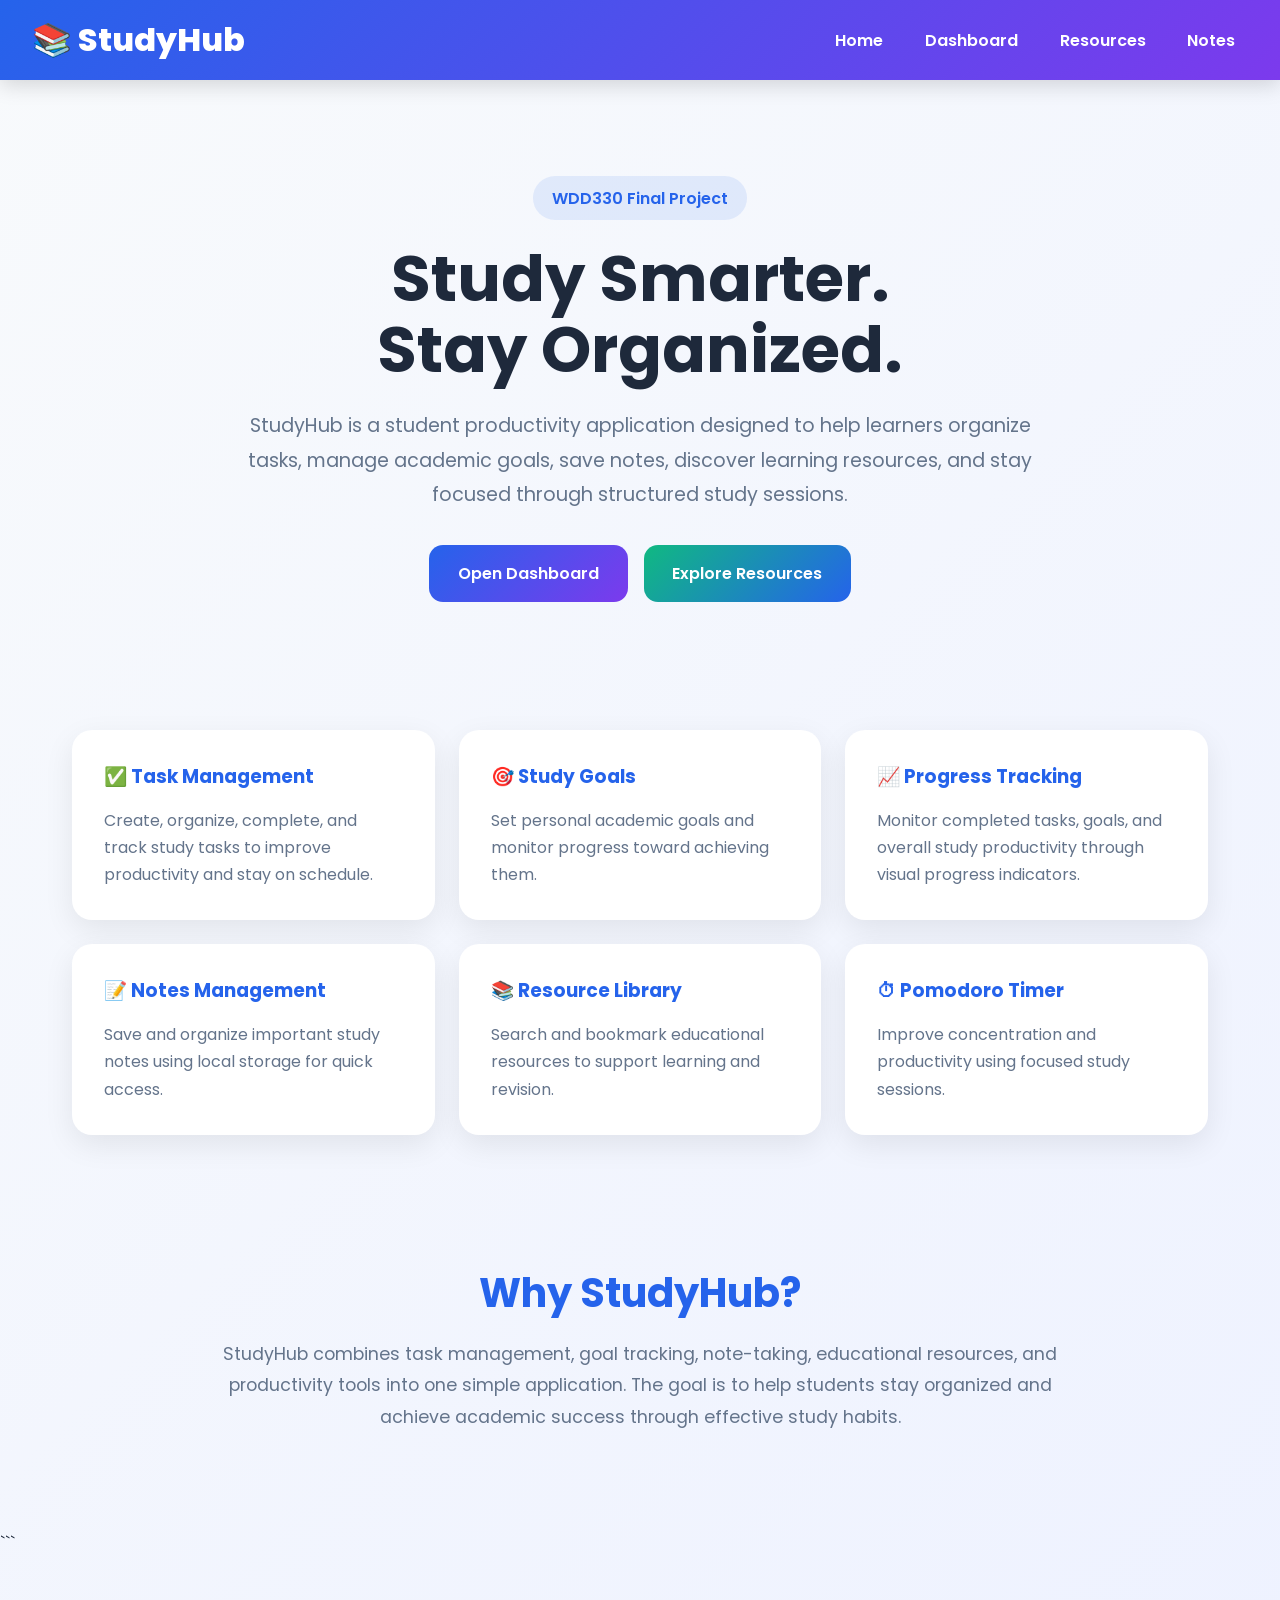
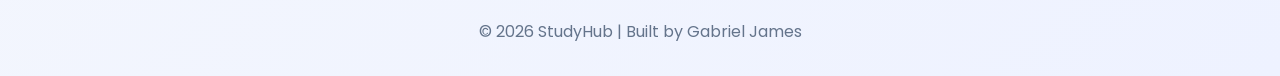
<file: index.html>
<!DOCTYPE html>

<html lang="en">
<head>
  <meta name="description"
content="StudyHub helps students manage tasks, goals, notes, resources, and productivity.">
  <meta charset="UTF-8">
  <meta name="viewport" content="width=device-width, initial-scale=1.0">
  <title>StudyHub | Home</title>
  <link rel="stylesheet" href="css/styles.css">
</head>
<body>

  <header class="site-header">
    <h1>📚 StudyHub</h1>


<nav>
  <a href="index.html">Home</a>
  <a href="dashboard.html">Dashboard</a>
  <a href="resources.html">Resources</a>
  <a href="notes.html">Notes</a>
</nav>


  </header>

  <main>

<section class="hero">
  <div class="hero-content">

    <span class="badge">WDD330 Final Project</span>

    <h2>Study Smarter.<br>Stay Organized.</h2>

    <p>
      StudyHub is a student productivity application
      designed to help learners organize tasks, manage
      academic goals, save notes, discover learning
      resources, and stay focused through structured
      study sessions.
    </p>

    <div class="hero-buttons">
      <a href="dashboard.html" class="btn">
        Open Dashboard
      </a>

      <a href="resources.html" class="btn btn-secondary">
        Explore Resources
      </a>
    </div>

  </div>
</section>

<section class="features">

  <div class="feature-card">
    <h3>✅ Task Management</h3>
    <p>
      Create, organize, complete, and track study tasks
      to improve productivity and stay on schedule.
    </p>
  </div>

  <div class="feature-card">
    <h3>🎯 Study Goals</h3>
    <p>
      Set personal academic goals and monitor progress
      toward achieving them.
    </p>
  </div>

  <div class="feature-card">
    <h3>📈 Progress Tracking</h3>
    <p>
      Monitor completed tasks, goals, and overall study
      productivity through visual progress indicators.
    </p>
  </div>

  <div class="feature-card">
    <h3>📝 Notes Management</h3>
    <p>
      Save and organize important study notes using
      local storage for quick access.
    </p>
  </div>

  <div class="feature-card">
    <h3>📚 Resource Library</h3>
    <p>
      Search and bookmark educational resources to
      support learning and revision.
    </p>
  </div>

  <div class="feature-card">
    <h3>⏱ Pomodoro Timer</h3>
    <p>
      Improve concentration and productivity using
      focused study sessions.
    </p>
  </div>

</section>

<section class="about-section">

  <h2>Why StudyHub?</h2>

  <p>
    StudyHub combines task management, goal tracking,
    note-taking, educational resources, and productivity
    tools into one simple application. The goal is to
    help students stay organized and achieve academic
    success through effective study habits.
  </p>

</section>
```

  </main>

  <footer>
    <p>© 2026 StudyHub | Built by Gabriel James</p>
  </footer>

</body>
</html>
</file>
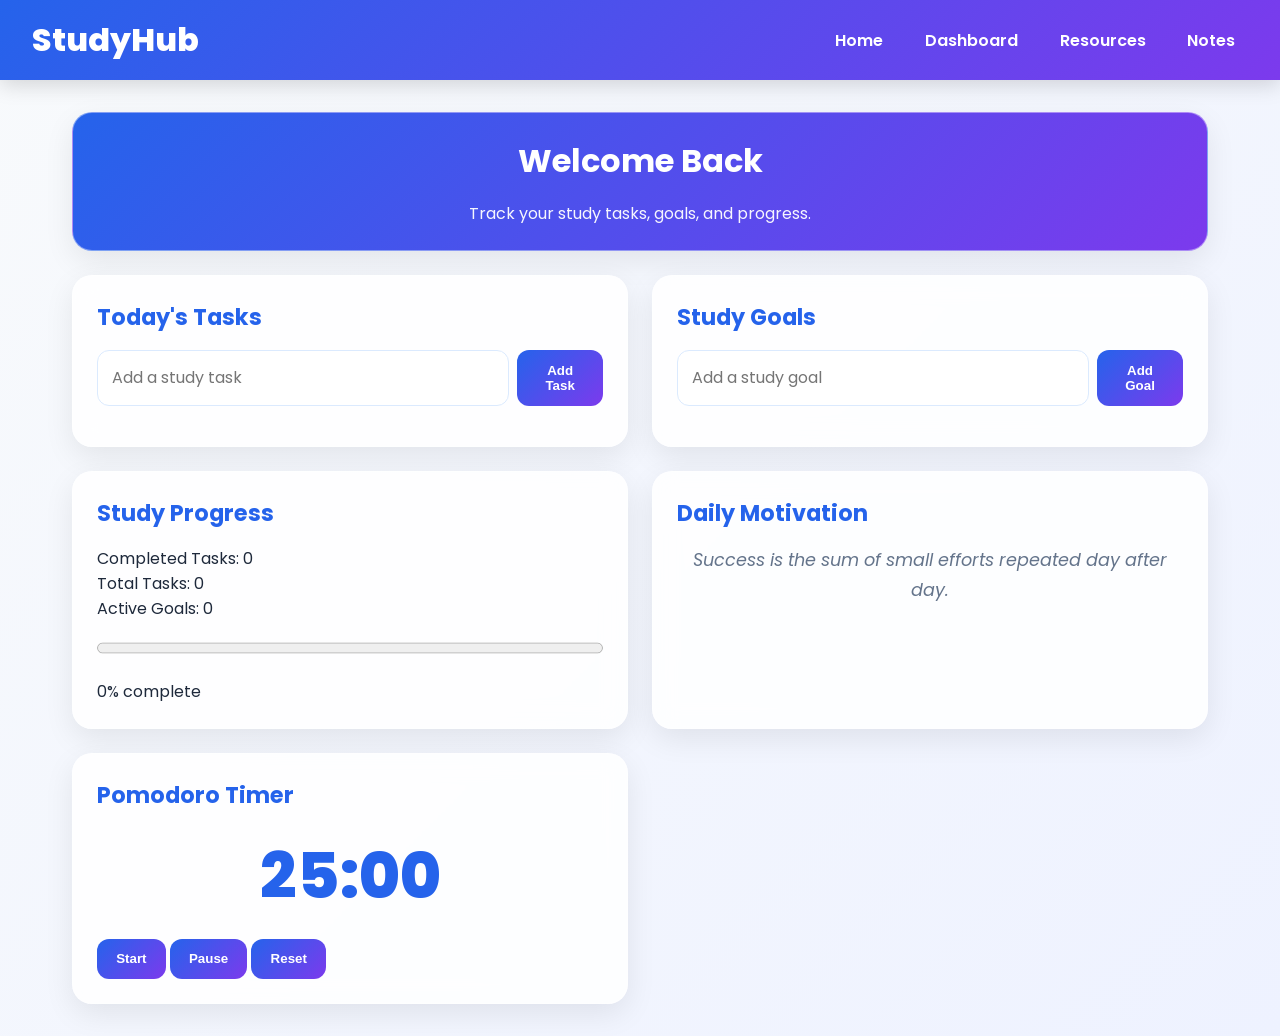
<file: dashboard.html>
<!DOCTYPE html>
<html lang="en">
<head>
  <meta charset="UTF-8">
  <meta name="viewport" content="width=device-width, initial-scale=1.0">
  <title>StudyHub | Dashboard</title>
  <link rel="stylesheet" href="css/styles.css">
</head>
<body>
  <header class="site-header">
    <h1>StudyHub</h1>

    <nav>
      <a href="index.html">Home</a>
      <a href="dashboard.html">Dashboard</a>
      <a href="resources.html">Resources</a>
      <a href="notes.html">Notes</a>
    </nav>
  </header>

  <main class="dashboard">

    <section class="card welcome-card">
      <h2>Welcome Back</h2>
      <p>Track your study tasks, goals, and progress.</p>
    </section>

    <section class="card">
      <h2>Today's Tasks</h2>

      <div class="task-form">
        <input type="text" id="taskInput" placeholder="Add a study task">
        <button id="addTaskBtn">Add Task</button>
      </div>

      <ul id="taskList"></ul>
    </section>

    <section class="card">
      <h2>Study Goals</h2>

      <div class="task-form">
        <input type="text" id="goalInput" placeholder="Add a study goal">
        <button id="addGoalBtn">Add Goal</button>
      </div>

      <ul id="goalList"></ul>
    </section>

    <section class="card">
      <h2>Study Progress</h2>

      <p>Completed Tasks: <span id="completedCount">0</span></p>
      <p>Total Tasks: <span id="totalCount">0</span></p>
      <p>Active Goals: <span id="goalCount">0</span></p>

      <progress id="progressBar" value="0" max="100"></progress>

      <p><span id="progressText">0</span>% complete</p>
    </section>
    
    <section class="card">
  <h2>Daily Motivation</h2>
  <p id="quoteText">Loading motivation...</p>
</section>

    <section class="card">
      <h2>Pomodoro Timer</h2>

      <p class="timer" id="timerDisplay">25:00</p>

      <button id="startTimer">Start</button>
      <button id="pauseTimer">Pause</button>
      <button id="resetTimer">Reset</button>
    </section>

  </main>

  <script src="js/main.js"></script>
</body>
</html>
</file>
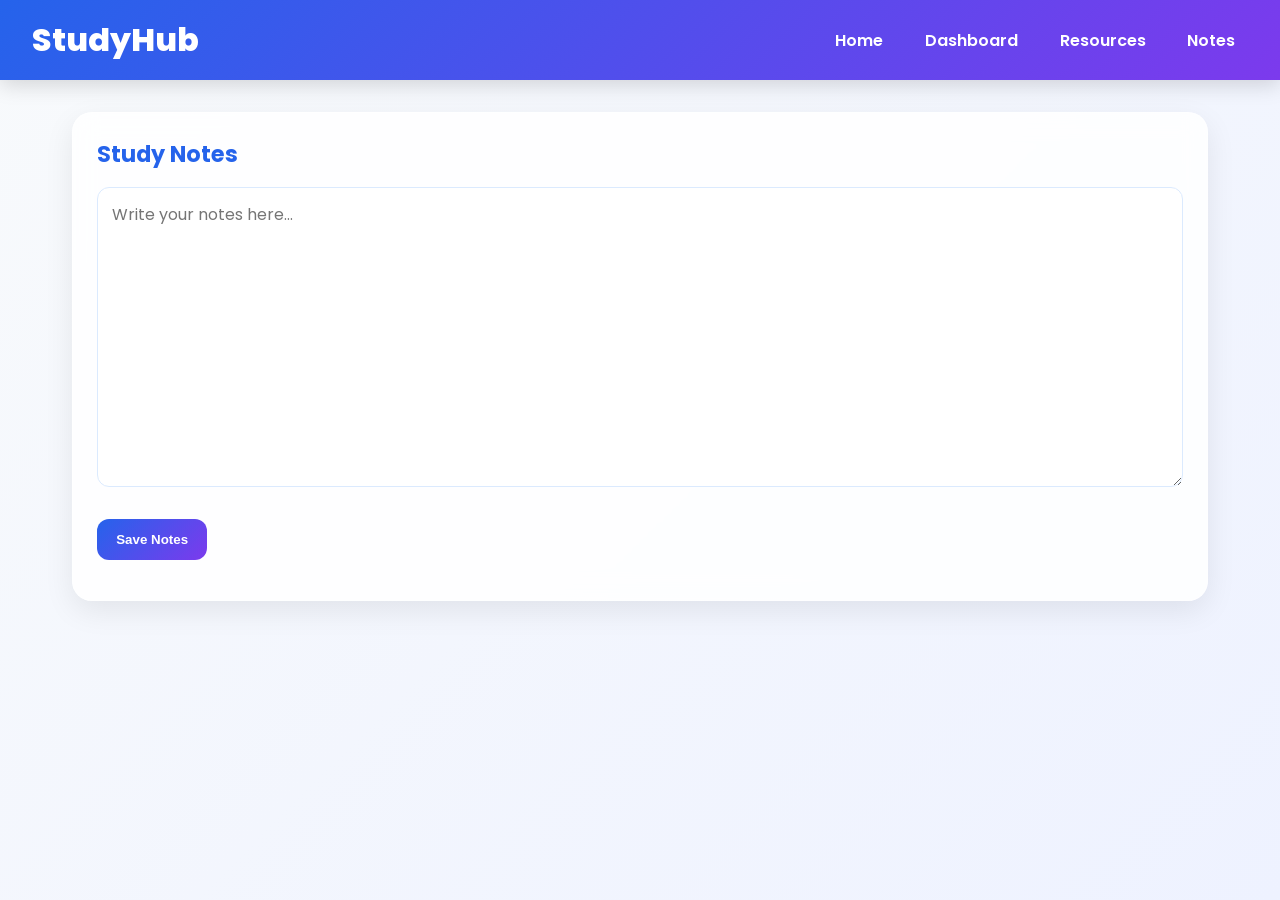
<file: notes.html>
<!DOCTYPE html>
<html lang="en">
<head>
  <meta charset="UTF-8">
  <meta name="viewport" content="width=device-width, initial-scale=1.0">
  <title>StudyHub | Notes</title>
  <link rel="stylesheet" href="css/styles.css">
</head>
<body>
  <header class="site-header">
    <h1>StudyHub</h1>

    <nav>
      <a href="index.html">Home</a>
      <a href="dashboard.html">Dashboard</a>
      <a href="resources.html">Resources</a>
      <a href="notes.html">Notes</a>
    </nav>
  </header>

  <main class="page">
    <section class="card">
      <h2>Study Notes</h2>

      <textarea
  id="notesArea"
  rows="10"
  placeholder="Write your notes here..."
></textarea>

<br><br>

<button id="saveNotesBtn">Save Notes</button>

<p id="saveMessage"></p>
    </section>
  </main>

  <script>
const notesArea = document.getElementById("notesArea");
const saveBtn = document.getElementById("saveNotesBtn");
const saveMessage = document.getElementById("saveMessage");

// Load saved notes
const savedNotes = localStorage.getItem("studyhubNotes");

if (savedNotes) {
  notesArea.value = savedNotes;
}

// Save notes
saveBtn.addEventListener("click", () => {
  localStorage.setItem("studyhubNotes", notesArea.value);

  saveMessage.textContent = "Notes saved successfully!";
  
  setTimeout(() => {
    saveMessage.textContent = "";
  }, 3000);
});
</script>
</body>
</html>
</file>
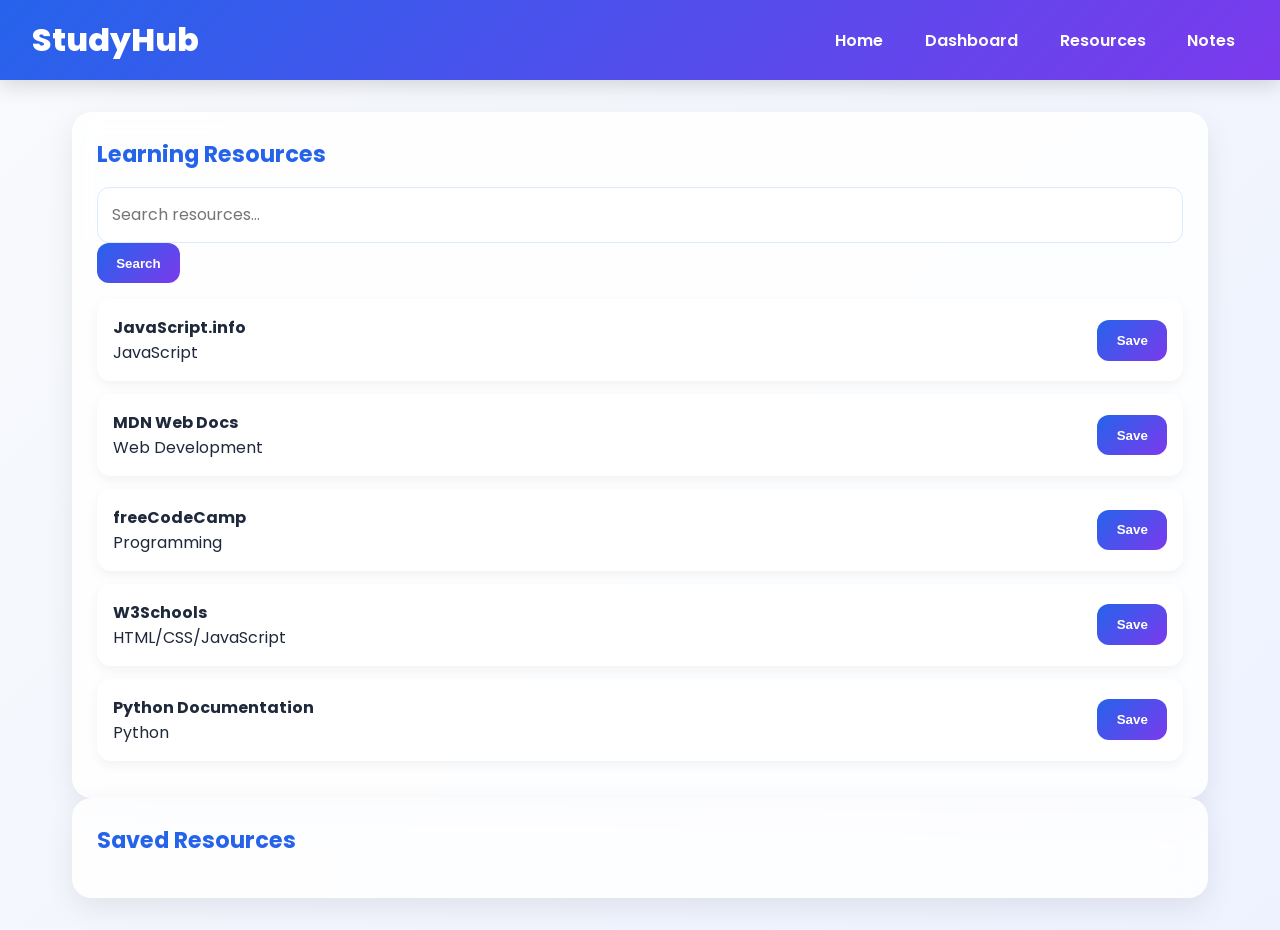
<file: resources.html>
<!DOCTYPE html>
<html lang="en">
<head>
  <meta charset="UTF-8">
  <meta name="viewport" content="width=device-width, initial-scale=1.0">
  <title>StudyHub | Resources</title>
  <link rel="stylesheet" href="css/styles.css">
</head>
<body>
  <header class="site-header">
    <h1>StudyHub</h1>

    <nav>
      <a href="index.html">Home</a>
      <a href="dashboard.html">Dashboard</a>
      <a href="resources.html">Resources</a>
      <a href="notes.html">Notes</a>
    </nav>
  </header>

  <main class="page">
    <section class="card">
  <h2>Learning Resources</h2>

  <input
    type="text"
    id="searchInput"
    placeholder="Search resources..."
  >

  <button id="searchBtn">Search</button>

  <div id="resourceList"></div>
</section>

<section class="card">
  <h2>Saved Resources</h2>
  <div id="savedResources"></div>
</section>
  </main>

  <script src="js/resources.js"></script>
</body>
</html>
</file>
<file: css/styles.css>
@import url('https://fonts.googleapis.com/css2?family=Poppins:wght@300;400;500;600;700;800&display=swap');
:root {
  --primary: #2563eb;
  --secondary: #7c3aed;
  --success: #10b981;
  --warning: #f59e0b;
  --danger: #ef4444;

  --bg: #f8fafc;
  --card-bg: rgba(255, 255, 255, 0.85);

  --text: #1e293b;
  --text-light: #64748b;

  --radius: 20px;

  --shadow:
    0 10px 30px rgba(0, 0, 0, 0.08);

  --transition: all 0.3s ease;
}

* {
  margin: 0;
  padding: 0;
  box-sizing: border-box;
}

body {
  font-family: "Poppins", sans-serif;

  background:
    linear-gradient(
      135deg,
      #f8fafc,
      #eef2ff
    );

  color: var(--text);

  min-height: 100vh;
}

/* =========================
   HEADER
========================= */

.site-header {
  background:
    linear-gradient(
      135deg,
      var(--primary),
      var(--secondary)
    );

  color: white;

  padding: 1rem 2rem;

  display: flex;
  justify-content: space-between;
  align-items: center;

  box-shadow: 0 5px 20px rgba(0,0,0,.15);

  position: sticky;
  top: 0;
  z-index: 100;
}

.site-header h1 {
  font-size: 2rem;
  font-weight: 800;
}

nav {
  display: flex;
  gap: 1rem;
}

nav a {
  color: white;
  text-decoration: none;
  font-weight: 600;

  padding: .5rem .8rem;

  border-radius: 10px;

  transition: var(--transition);
}

nav a:hover {
  background: rgba(255,255,255,.15);
}

/* =========================
   PAGE LAYOUT
========================= */

.page,
.dashboard {
  max-width: 1200px;

  margin: auto;

  padding: 2rem;
}

.dashboard {
  display: grid;
  gap: 1.5rem;
}

/* =========================
   CARDS
========================= */

.card {
  background: var(--card-bg);

  backdrop-filter: blur(12px);

  border: 1px solid rgba(255,255,255,.4);

  border-radius: var(--radius);

  padding: 1.5rem;

  box-shadow: var(--shadow);

  transition: var(--transition);
}

.card:hover {
  transform: translateY(-5px);
}

.card h2 {
  margin-bottom: 1rem;

  color: var(--primary);

  font-size: 1.4rem;
}

/* =========================
   WELCOME CARD
========================= */

.welcome-card {
  text-align: center;

  background:
    linear-gradient(
      135deg,
      var(--primary),
      var(--secondary)
    );

  color: white;
}

.welcome-card h2 {
  color: white;
  font-size: 2rem;
}

.welcome-card p {
  margin-top: .5rem;
  opacity: .95;
}

/* =========================
   FORMS
========================= */

.task-form {
  display: flex;
  gap: .5rem;
  margin-bottom: 1rem;
}

input,
textarea {
  width: 100%;

  padding: .9rem;

  border-radius: 12px;

  border: 1px solid #dbeafe;

  font-family: inherit;

  font-size: 1rem;

  outline: none;

  transition: var(--transition);
}

input:focus,
textarea:focus {
  border-color: var(--primary);

  box-shadow:
    0 0 0 3px rgba(37,99,235,.15);
}

/* =========================
   BUTTONS
========================= */

button {
  background:
    linear-gradient(
      135deg,
      var(--primary),
      var(--secondary)
    );

  color: white;

  border: none;

  padding: .8rem 1.2rem;

  border-radius: 12px;

  cursor: pointer;

  font-weight: 600;

  transition: var(--transition);
}

button:hover {
  transform: translateY(-2px);

  box-shadow:
    0 8px 20px rgba(37,99,235,.25);
}

/* =========================
   LIST ITEMS
========================= */

ul {
  list-style: none;
}

.item-row {
  display: flex;
  justify-content: space-between;
  align-items: center;

  gap: 1rem;

  padding: 1rem;

  margin-bottom: .8rem;

  background: white;

  border-radius: 14px;

  box-shadow:
    0 4px 12px rgba(0,0,0,.05);
}

.completed span {
  text-decoration: line-through;
  color: gray;
}

/* =========================
   PROGRESS BAR
========================= */

progress {
  width: 100%;
  height: 22px;
  margin: 1rem 0;
}

/* =========================
   TIMER
========================= */

.timer {
  font-size: 4rem;

  font-weight: 800;

  text-align: center;

  color: var(--primary);

  margin: 1rem 0;
}

/* =========================
   QUOTES
========================= */

#quoteText {
  font-size: 1.1rem;

  font-style: italic;

  text-align: center;

  color: var(--text-light);

  line-height: 1.7;
}

/* =========================
   RESOURCES
========================= */

#resourceList,
#savedResources {
  margin-top: 1rem;
}

#resourceList a,
#savedResources a {
  color: var(--primary);
  text-decoration: none;
}

#resourceList a:hover,
#savedResources a:hover {
  text-decoration: underline;
}

/* =========================
   NOTES
========================= */

#notesArea {
  min-height: 300px;
  resize: vertical;
}

#saveMessage {
  margin-top: 1rem;
  color: var(--success);
  font-weight: 600;
}

/* =========================
   FOOTER
========================= */

footer {
  text-align: center;

  padding: 2rem;

  color: var(--text-light);

  margin-top: 2rem;
}

/* =========================
   RESPONSIVE
========================= */

@media (min-width: 900px) {

  .dashboard {
    grid-template-columns:
      repeat(2, 1fr);
  }

  .welcome-card {
    grid-column: span 2;
  }
}

@media (max-width: 768px) {

  .site-header {
    flex-direction: column;
    gap: 1rem;
  }

  nav {
    flex-wrap: wrap;
    justify-content: center;
  }

  .task-form {
    flex-direction: column;
  }

  .timer {
    font-size: 3rem;
  }
}

/* =========================
   HOME PAGE
========================= */

.hero {
  max-width: 1000px;
  margin: 0 auto;
  padding: 6rem 2rem;
  text-align: center;
}

.hero-content {
  max-width: 800px;
  margin: auto;
}

.badge {
  display: inline-block;
  background: rgba(37, 99, 235, 0.1);
  color: var(--primary);
  padding: 0.6rem 1.2rem;
  border-radius: 999px;
  font-weight: 600;
  margin-bottom: 1.5rem;
}

.hero h2 {
  font-size: 4rem;
  line-height: 1.1;
  margin-bottom: 1.5rem;
}

.hero p {
  font-size: 1.2rem;
  color: var(--text-light);
  line-height: 1.8;
}

.hero-buttons {
  margin-top: 2rem;
  display: flex;
  justify-content: center;
  gap: 1rem;
  flex-wrap: wrap;
}

.btn {
  text-decoration: none;
  padding: 1rem 1.8rem;
  border-radius: 14px;
  color: white;
  font-weight: 600;
  background: linear-gradient(
    135deg,
    var(--primary),
    var(--secondary)
  );
  transition: var(--transition);
}

.btn:hover {
  transform: translateY(-3px);
}

.btn-secondary {
  background: linear-gradient(
    135deg,
    var(--success),
    var(--primary)
  );
}

.features {
  max-width: 1200px;
  margin: auto;
  padding: 2rem;

  display: grid;
  grid-template-columns: repeat(
    auto-fit,
    minmax(320px, 1fr)
  );

  gap: 1.5rem;
}

.feature-card {
  background: white;
  padding: 2rem;
  border-radius: 20px;
  box-shadow: var(--shadow);
  transition: var(--transition);
}

.feature-card:hover {
  transform: translateY(-6px);
}

.feature-card h3 {
  margin-bottom: 1rem;
  color: var(--primary);
}

.feature-card p {
  color: var(--text-light);
  line-height: 1.7;
}

.about-section {
  max-width: 900px;
  margin: 4rem auto;
  text-align: center;
  padding: 2rem;
}

.about-section h2 {
  font-size: 2.5rem;
  margin-bottom: 1rem;
  color: var(--primary);
}

.about-section p {
  color: var(--text-light);
  line-height: 1.8;
  font-size: 1.1rem;
}

@media (max-width: 768px) {

  .hero h2 {
    font-size: 2.5rem;
  }

  .hero p {
    font-size: 1rem;
  }

  .features {
    grid-template-columns: 1fr;
  }
}

.card {
  animation: fadeIn .5s ease;
}

@keyframes fadeIn {
  from {
    opacity: 0;
    transform: translateY(20px);
  }

  to {
    opacity: 1;
    transform: translateY(0);
  }
}
</file>
